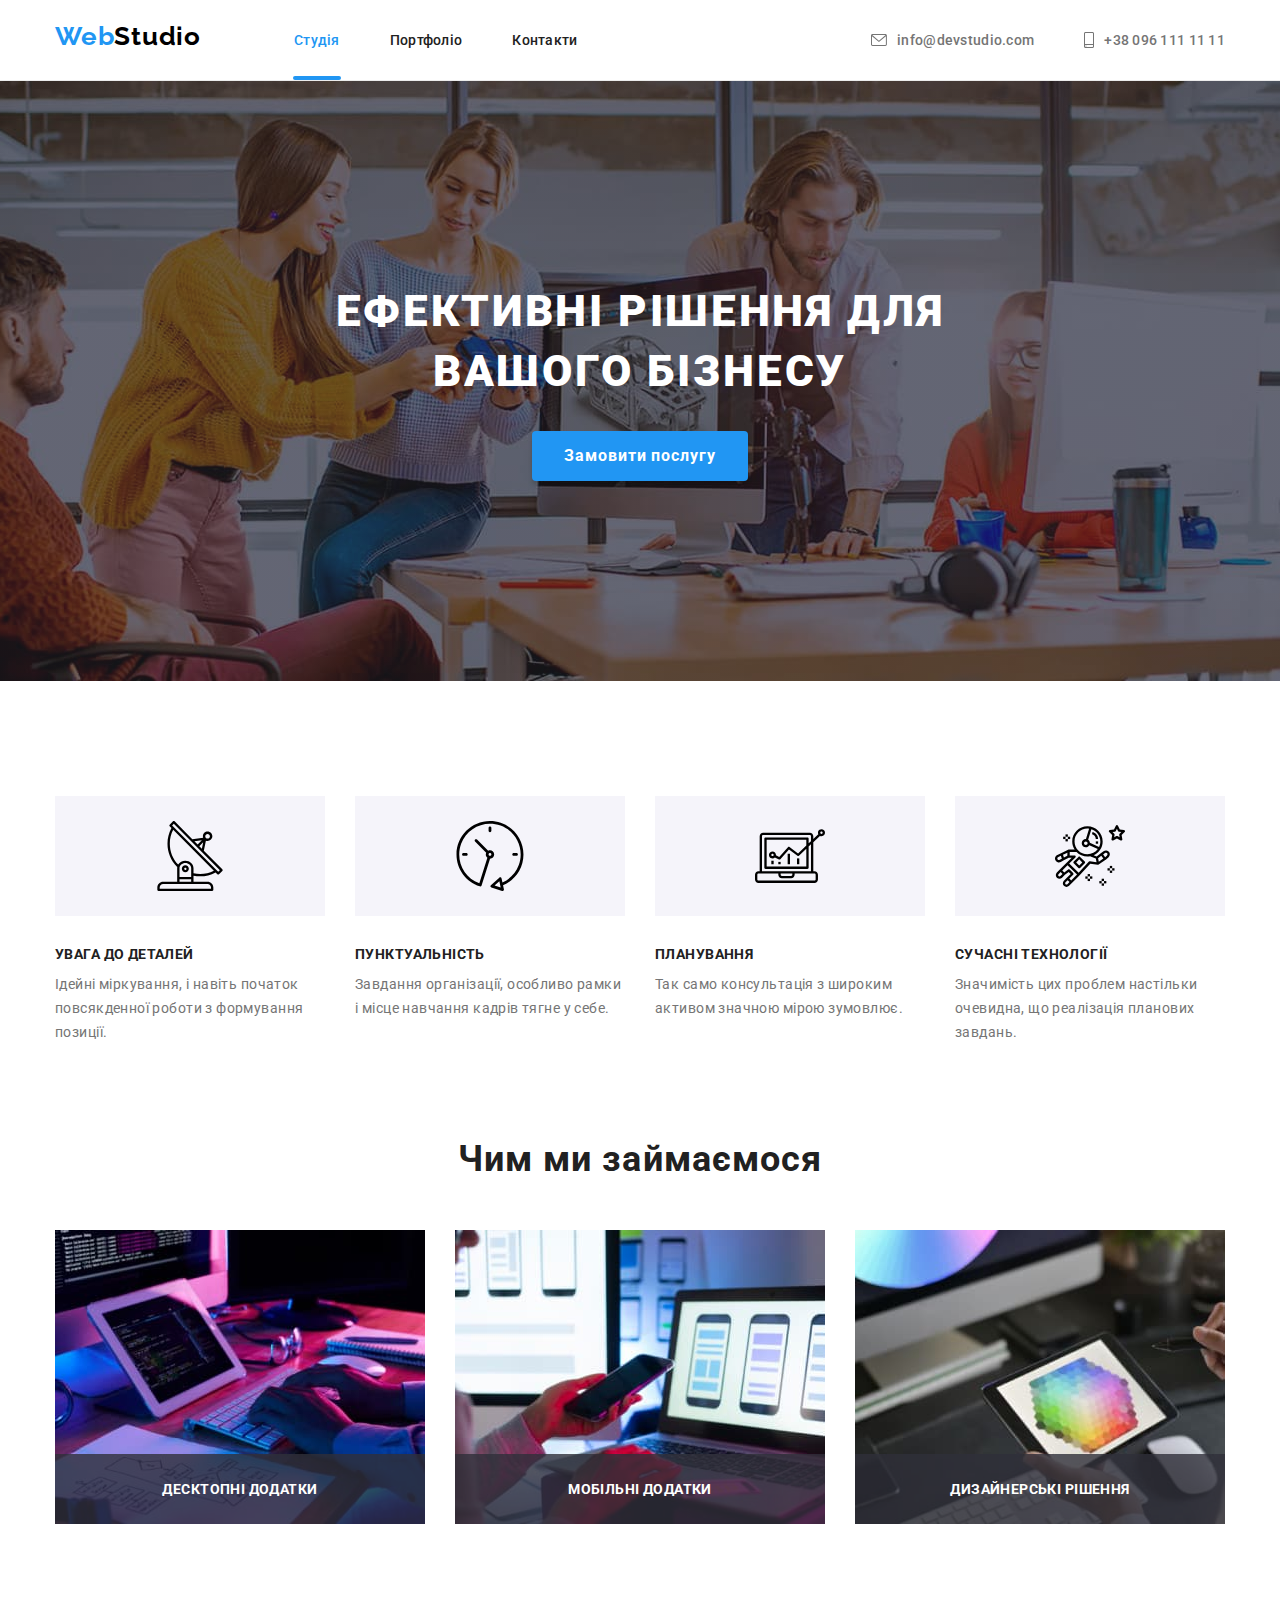
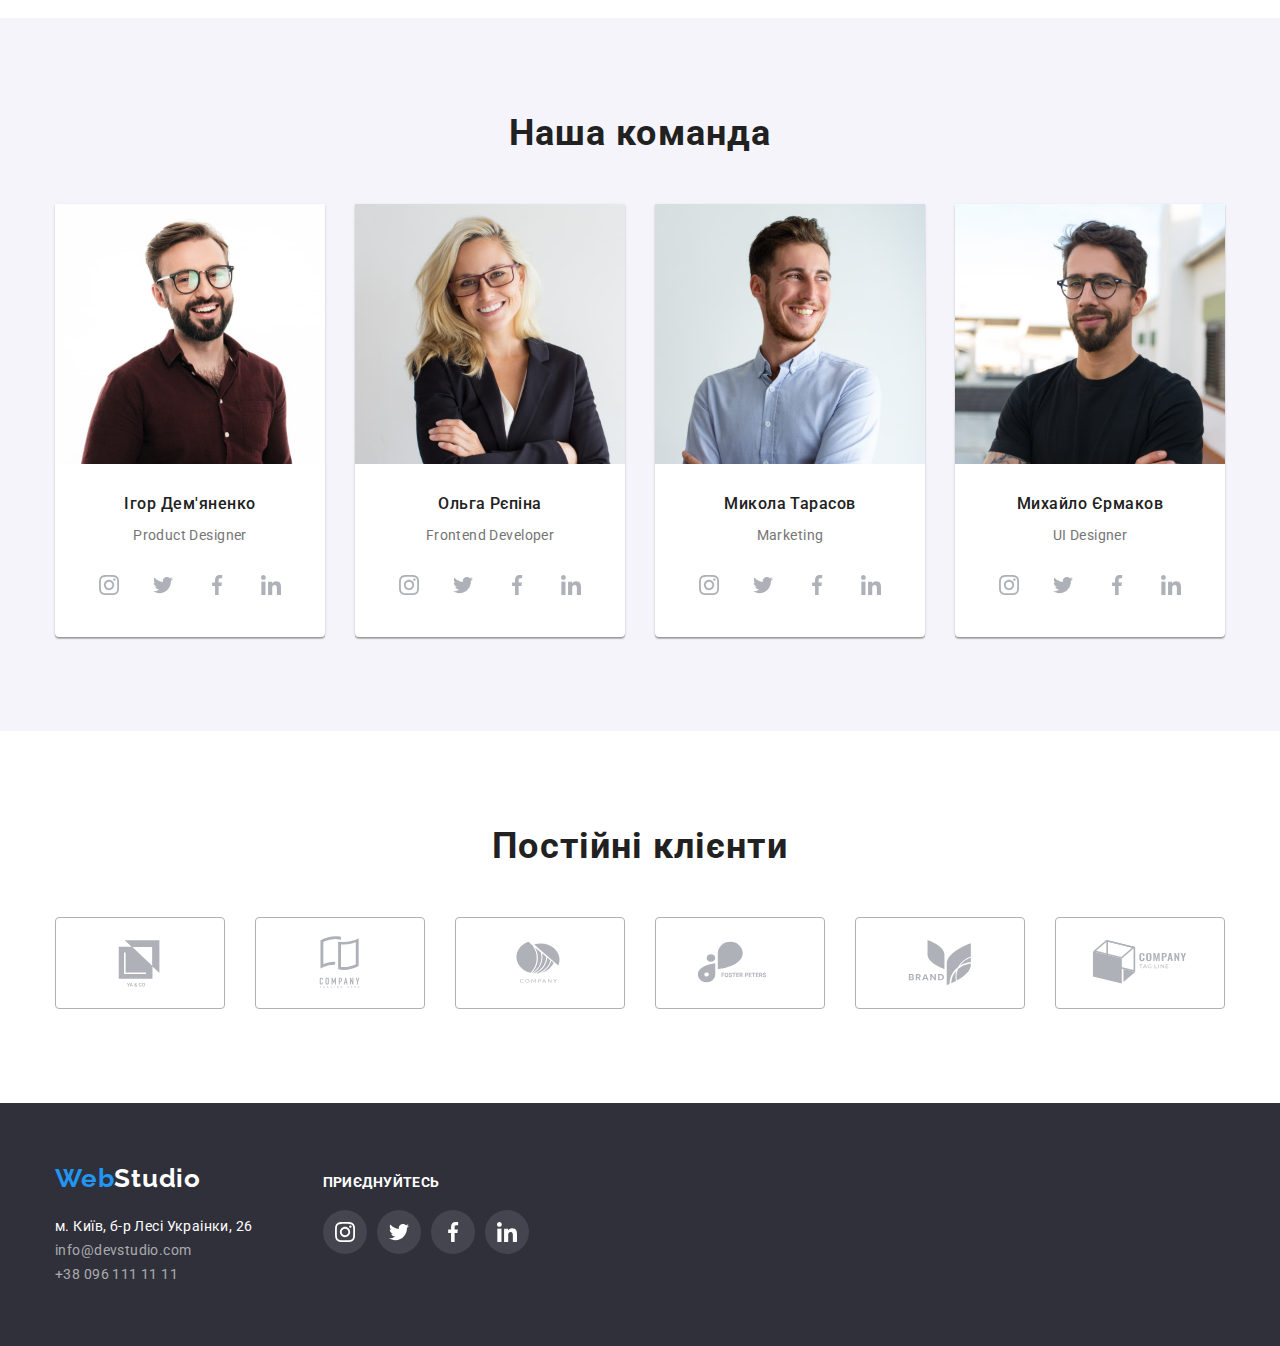
<file: index.html>
<!DOCTYPE html>
<html lang="uk">
  <head>
    <meta charset="UTF-8" />
    <meta http-equiv="X-UA-Compatible" content="IE=edge" />
    <meta name="viewport" content="width=device-width, initial-scale=1.0" />
    <title>WebStudio</title>
    <link rel="stylesheet" href="./css/modern-normalize.css" />
    <link rel="preconnect" href="https://fonts.googleapis.com" />
    <link rel="preconnect" href="https://fonts.gstatic.com" crossorigin />
    <link
      href="https://fonts.googleapis.com/css2?family=Raleway:wght@700&family=Roboto:wght@400;500;700;900&display=swap"
      rel="stylesheet"
    />
    <link rel="stylesheet" href="./css/styles.css" />
  </head>

  <body>
    <!-- HEADER -->
    <header class="header">
      <div class="header-container container">
        <nav class="nav-container">
          <a href="./index.html" class="logo"
            >Web<span class="logo-part">Studio</span></a
          >
          <ul class="list navigation-list">
            <li class="navigation-list-item">
              <a class="navigation-link link current" href="./index.html">Студія</a>
            </li>
            <li class="navigation-list-item">
              <a class="navigation-link link" href="./portfolio.html"
                >Портфоліо</a
              >
            </li class="navigation-list-item">
            <li><a class="navigation-link link" href="#">Контакти</a></li>
          </ul>
        </nav>
        <ul class="navigation-list list">
          <li>
            <a class="contact-link link" href="mailto:info@devstudio.com">
              <svg class="header-icon" width="16" height="12">
                <use href="./images/icons.svg#icon-mail"></use>
              </svg>
              info@devstudio.com</a
            >
          </li>
          <li>
            <a class="contact-link link" href="tel:+380961111111">
              <svg class="header-icon" width="10" height="16">
                <use href="./images/icons.svg#icon-smartphone"></use>
              </svg>
              +38 096 111 11 11
            </a>
          </li>
        </ul>
      </div>
    </header>
    <!-- MAIN -->
    <main>
      <!-- HERO -->
      <section class="hero">
        <div class="container">
          <h1 class="hero-title">Ефективні рішення для вашого бізнесу</h1>
          <button class="hero-button button" type="button" data-modal-open>
            Замовити послугу
          </button>
        </div>
      </section>
      <!-- SPECIALS -->
      <section class="special-container">
        <div class="container">
          <h2 class="hidden-title">Особливості</h2>
          <ul class="special-list list">
            <li class="special-item">
              <div class="icon-box">
                <svg class="special-icon" width="70" height="70">
                  <use href="./images/icons.svg#icon-antenna"></use>
                </svg>
              </div>
              <h3 class="specials-title">Увага до деталей</h3>
              <p class="text">
                Ідейні міркування, і навіть початок повсякденної роботи з
                формування позиції.
              </p>
            </li>
            <li class="special-item">
              <div class="icon-box">
                <svg class="special-icon" width="70" height="70">
                  <use href="./images/icons.svg#icon-clock"></use>
                </svg>
              </div>
              <h3 class="specials-title">Пунктуальність</h3>
              <p class="text">
                Завдання організації, особливо рамки і місце навчання кадрів
                тягне у себе.
              </p>
            </li>
            <li class="special-item">
              <div class="icon-box">
                <svg class="special-icon" width="70" height="70">
                  <use href="./images/icons.svg#icon-diagram"></use>
                </svg>
              </div>
              <h3 class="specials-title">Планування</h3>
              <p class="text">
                Так само консультація з широким активом значною мірою зумовлює.
              </p>
            </li>
            <li class="special-item">
              <div class="icon-box">
                <svg class="special-icon" width="70" height="70">
                  <use href="./images/icons.svg#icon-astronaut"></use>
                </svg>
              </div>
              <h3 class="specials-title">Сучасні технології</h3>
              <p class="text">
                Значимість цих проблем настільки очевидна, що реалізація
                планових завдань.
              </p>
            </li>
          </ul>
        </div>
      </section>
      <!-- CHIM -->
      <section class="chim-container">
        <div class="container">
          <h2 class="section-title">Чим ми займаємося</h2>
          <ul class="chim-list list">
            <li class="chim-items">
              <img
                src="./images/chim1.jpg"
                alt="Програмування"
                width="370"
                height="294"
              />
              <div class="chim-overlay">
                <p class="chim-text">Десктопні додатки</p>
              </div>
            </li>
            <li class="chim-items">
              <img
                src="./images/chim2.jpg"
                alt="Розробка макетів"
                width="370"
                height="294"
              />
              <div class="chim-overlay">
                <p class="chim-text">Мобільні додатки</p>
              </div>
            </li>
            <li class="chim-items">
              <img
                src="./images/chim3.jpg"
                alt="Дизайн"
                width="370"
                height="294"
              />
              <div class="chim-overlay">
                <p class="chim-text">Дизайнерські рішення</p>
              </div>
            </li>
          </ul>
        </div>
      </section>
      <!-- TEAM -->
      <section class="section-team">
        <div class="container">
          <h2 class="section-title">Наша команда</h2>
          <ul class="team-list list">
            <li class="team-item">
              <img
                src="./images/igor.jpg"
                alt="photo-igor"
                width="270"
                height="260"
              />
              <div class="team-text-item">
                <h3 class="team-title">Ігор Дем'яненко</h3>
                <p class="text-team" lang="en">Product Designer</p>
                <ul class="team-link list">
                  <li class="team-list-item">
                    <a
                      class="team-link-item"
                      href="https://www.instagram.com/"
                      target="_blank"
                      rel="noopener noreferrer"
                    >
                      <svg class="social-icon" width="20" height="20">
                        <use href="./images/icons.svg#icon-instagram"></use>
                      </svg>
                    </a>
                  </li>
                  <li class="team-list-item">
                    <a
                      class="team-link-item"
                      href="https://twitter.com/"
                      target="_blank"
                      rel="noopener noreferrer"
                    >
                      <svg class="social-icon" width="20" height="20">
                        <use href="./images/icons.svg#icon-twitter"></use>
                      </svg>
                    </a>
                  </li>
                  <li class="team-list-item">
                    <a
                      class="team-link-item"
                      href="https://www.facebook.com/"
                      target="_blank"
                      rel="noopener noreferrer"
                    >
                      <svg class="social-icon" width="20" height="20">
                        <use href="./images/icons.svg#icon-facebook"></use></svg>
                    </a>
                  </li>
                  <li class="team-list-item">
                    <a
                      class="team-link-item"
                      href="https://www.linkedin.com/"
                      target="_blank"
                      rel="noopener noreferrer"
                    >
                      <svg class="social-icon" width="20" height="20">
                        <use href="./images/icons.svg#icon-linkedin"></use>
                      </svg>
                    </a>
                  </li>
                </ul>
              </div>
            </li>
            <li class="team-item">
              <img
                src="./images/olga.jpg"
                alt="photo-olga"
                width="270"
                height="260"
              />
              <div class="team-text-item">
                <h3 class="team-title">Ольга Рєпіна</h3>
                <p class="text-team" lang="en">Frontend Developer</p>
                <ul class="team-link list">
                  <li class="team-list-item">
                    <a
                      class="team-link-item"
                      href="https://www.instagram.com/"
                      target="_blank"
                      rel="noopener noreferrer"
                    >
                      <svg class="social-icon" width="20" height="20">
                        <use href="./images/icons.svg#icon-instagram"></use>
                      </svg>
                    </a>
                  </li>
                  <li class="team-list-item">
                    <a
                      class="team-link-item"
                      href="https://twitter.com/"
                      target="_blank"
                      rel="noopener noreferrer"
                    >
                      <svg class="social-icon" width="20" height="20">
                        <use href="./images/icons.svg#icon-twitter"></use>
                      </svg>
                    </a>
                  </li>
                  <li class="team-list-item">
                    <a
                      class="team-link-item"
                      href="https://www.facebook.com/"
                      target="_blank"
                      rel="noopener noreferrer"
                    >
                      <svg class="social-icon" width="20" height="20">
                        <use href="./images/icons.svg#icon-facebook"></use></svg>
                    </a>
                  </li>
                  <li class="team-list-item">
                    <a
                      class="team-link-item"
                      href="https://www.linkedin.com/"
                      target="_blank"
                      rel="noopener noreferrer"
                    >
                      <svg class="social-icon" width="20" height="20">
                        <use href="./images/icons.svg#icon-linkedin"></use>
                      </svg>
                    </a>
                  </li>
                </ul>
              </div>
            </li>
            <li class="team-item">
              <img
                src="./images/mykola.jpg"
                alt="photo-mykola"
                width="270"
                height="260"
              />
              <div class="team-text-item">
                <h3 class="team-title">Микола Тарасов</h3>
                <p class="text-team" lang="en">Marketing</p>
                <ul class="team-link list">
                  <li class="team-list-item">
                    <a
                      class="team-link-item"
                      href="https://www.instagram.com/"
                      target="_blank"
                      rel="noopener noreferrer"
                    >
                      <svg class="social-icon" width="20" height="20">
                        <use href="./images/icons.svg#icon-instagram"></use>
                      </svg>
                    </a>
                  </li>
                  <li class="team-list-item">
                    <a
                      class="team-link-item"
                      href="https://twitter.com/"
                      target="_blank"
                      rel="noopener noreferrer"
                    >
                      <svg class="social-icon" width="20" height="20">
                        <use href="./images/icons.svg#icon-twitter"></use>
                      </svg>
                    </a>
                  </li>
                  <li class="team-list-item">
                    <a
                      class="team-link-item"
                      href="https://www.facebook.com/"
                      target="_blank"
                      rel="noopener noreferrer"
                    >
                      <svg class="social-icon" width="20" height="20">
                        <use href="./images/icons.svg#icon-facebook"></use>
                      </svg>
                    </a>
                  </li>
                  <li class="team-list-item">
                    <a
                      class="team-link-item"
                      href="https://www.linkedin.com/"
                      target="_blank"
                      rel="noopener noreferrer"
                    >
                      <svg class="social-icon" width="20" height="20">
                        <use href="./images/icons.svg#icon-linkedin"></use>
                      </svg>
                    </a>
                  </li>
                </ul>
              </div>
            </li>
            <li class="team-item">
              <img
                src="./images/mykhailo.jpg"
                alt="photo-mykhailo"
                width="270"
                height="260"
              />
              <div class="team-text-item">
                <h3 class="team-title">Михайло Єрмаков</h3>
                <p class="text-team" lang="en">UI Designer</p>
                <ul class="team-link list">
                  <li class="team-list-item">
                    <a
                      class="team-link-item"
                      href="https://www.instagram.com/"
                      target="_blank"
                      rel="noopener noreferrer"
                    >
                      <svg class="social-icon" width="20" height="20">
                        <use href="./images/icons.svg#icon-instagram"></use>
                      </svg>
                    </a>
                  </li>
                  <li class="team-list-item">
                    <a
                      class="team-link-item"
                      href="https://twitter.com/"
                      target="_blank"
                      rel="noopener noreferrer"
                    >
                      <svg class="social-icon" width="20" height="20">
                        <use href="./images/icons.svg#icon-twitter"></use>
                      </svg>
                    </a>
                  </li>
                  <li class="team-list-item">
                    <a
                      class="team-link-item"
                      href="https://www.facebook.com/"
                      target="_blank"
                      rel="noopener noreferrer"
                    >
                      <svg class="social-icon" width="20" height="20">
                        <use href="./images/icons.svg#icon-facebook"></use>
                      </svg>
                    </a>
                  </li>
                  <li class="team-list-item">
                    <a
                      class="team-link-item"
                      href="https://www.linkedin.com/"
                      target="_blank"
                      rel="noopener noreferrer"
                    >
                      <svg class="social-icon" width="20" height="20">
                        <use href="./images/icons.svg#icon-linkedin"></use>
                      </svg>
                    </a>
                  </li>
                </ul>
              </div>
            </li>
          </ul>
        </div>
      </section>
      <!-- Postiyni Clienty -->
      <section class="clients-container">
        <div class="container">
          <h2 class="section-title">Постійні клієнти</h2>
          <ul class="clients-list list">
            <li class="clients">
              <a
                class="clients-link-item"
                href="#"
                target="_blank"
                rel="noopener noreferrer"
              >
                <svg class="clients-item" width="106" height="60">
                  <use href="./images/icons.svg#icon-logo1"></use>
                </svg>
              </a>
            </li>
            <li class="clients">
              <a
                class="clients-link-item"
                href="#"
                target="_blank"
                rel="noopener noreferrer"
                ><svg class="clients-icon" width="106" height="60">
                  <use href="./images/icons.svg#icon-logo2"></use>
                </svg>
              </a>
            </li>
            <li class="clients">
              <a
                class="clients-link-item"
                href="#"
                target="_blank"
                rel="noopener noreferrer"
                ><svg class="clients-icon" width="106" height="92">
                  <use href="./images/icons.svg#icon-logo3"></use>
                </svg>
              </a>
            </li>
            <li class="clients">
              <a
                class="clients-link-item"
                href="#"
                target="_blank"
                rel="noopener noreferrer"
                ><svg class="clients-icon" width="106" height="92">
                  <use href="./images/icons.svg#icon-logo4"></use>
                </svg>
              </a>
            </li>
            <li class="clients">
              <a
                class="clients-link-item"
                href="#"
                target="_blank"
                rel="noopener noreferrer"
                ><svg class="clients-icon" width="106" height="92">
                  <use href="./images/icons.svg#icon-logo5"></use>
                </svg>
              </a>
            </li>
            <li class="clients">
              <a
                class="clients-link-item"
                href="#"
                target="_blank"
                rel="noopener noreferrer"
                ><svg class="clients-icon" width="106" height="92">
                  <use href="./images/icons.svg#icon-logo6"></use>
                </svg>
              </a>
            </li>
          </ul>
        </div>
      </section>
    </main>
    <!-- FOOTER -->
    <footer class="footer-main">
      <div class="footer-container container">
        <div class="adress-links">
          <a href="./index.html" class="logo"
            >Web<span class="logo-footer">Studio</span></a
          >
          <address class="footer-stile">
            <ul class="list">
              <li>
                <a
                  class="footer-address link"
                  href="https://goo.gl/maps/CPtrU1FHBa2aNyZL9"
                  target="_blank"
                  rel="noopener noreferrer nofollow"
                  >м. Київ, б-р Лесі Украінки, 26</a
                >
              </li>
              <li>
                <a class="footer-link link" href="mailto:info@devstudio.com"
                  >info@devstudio.com</a
                >
              </li>
              <li>
                <a class="footer-link link" href="tel:+380961111111"
                  >+38 096 111 11 11</a
                >
              </li>
            </ul>
          </address>
        </div>
        <div class="footer-links">
          <p class="footer-text">Приєднуйтесь</p>
          <ul class="footer-list list">
            <li class="footer-list-item">
              <a
                class="footer-link-item"
                href="https://www.instagram.com/"
                target="_blank"
                rel="noopener noreferrer"
              >
                <svg class="footer-icon" width="20" height="20">
                  <use href="./images/icons.svg#icon-instagram"></use>
                </svg>
              </a>
            </li>
            <li class="footer-list-item">
              <a
                class="footer-link-item"
                href="https://twitter.com/"
                target="_blank"
                rel="noopener noreferrer"
              >
                <svg class="footer-icon" width="20" height="20">
                  <use href="./images/icons.svg#icon-twitter"></use></svg>
              </a>
            </li>
            <li class="footer-list-item">
              <a
                class="footer-link-item"
                href="https://www.facebook.com/"
                target="_blank"
                rel="noopener noreferrer"
              >
                <svg class="footer-icon" width="20" height="20">
                  <use href="./images/icons.svg#icon-facebook"></use>
                </svg>
              </a>
            </li>
            <li class="footer-list-item">
              <a
                class="footer-link-item"
                href="https://www.linkedin.com/"
                target="_blank"
                rel="noopener noreferrer"
              >
                <svg class="footer-icon" width="20" height="20">
                  <use href="./images/icons.svg#icon-linkedin"></use>
                </svg>
              </a>
            </li>
          </ul>
        </div>
      </div>
    </footer>
    <!-- MODAL WINDOW -->
<div class="backdrop is-hidden" data-modal>
  <div class="modal">
    <button class="modal-btn" data-modal-close>
      <svg class="modal-icon" width="18px" height="18px">
        <use href="./images/icons.svg#icon-close"></use>
      </svg>
    </button>
  </div>
</div>
<script src="./js/modal.js"></script>
  </body>
</html>
</file>
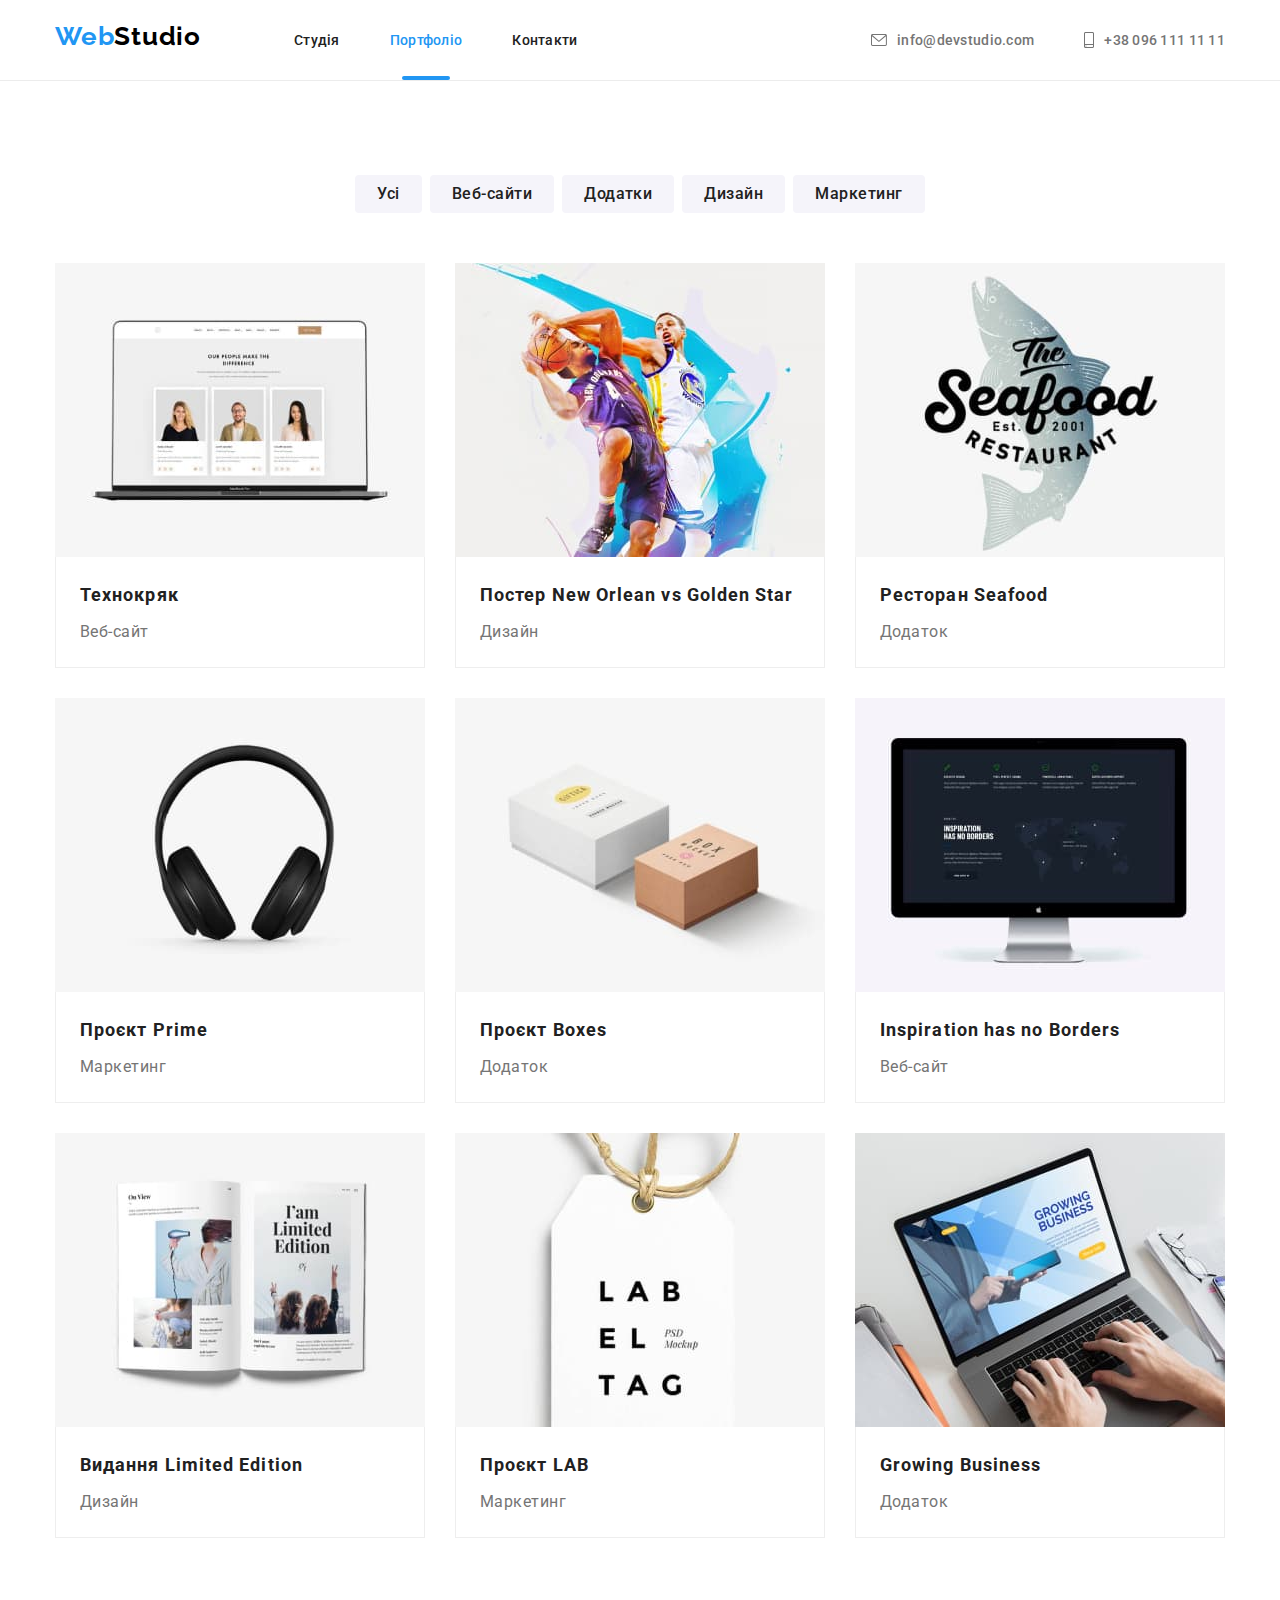
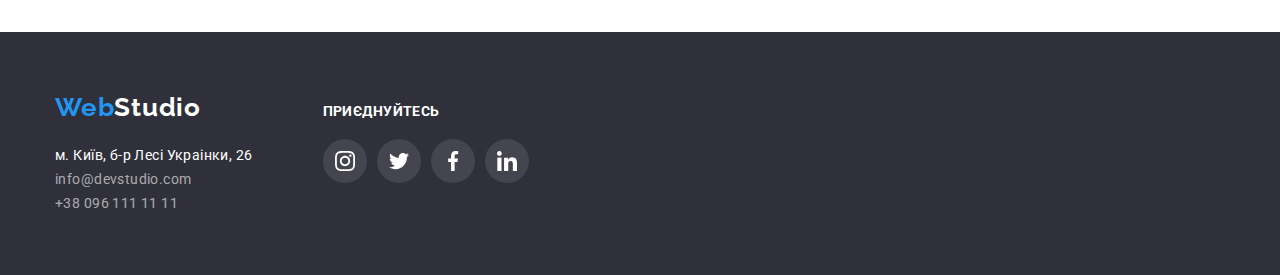
<file: portfolio.html>
<!DOCTYPE html>
<html lang="uk">
  <head>
    <meta charset="UTF-8" />
    <meta http-equiv="X-UA-Compatible" content="IE=edge" />
    <meta name="viewport" content="width=device-width, initial-scale=1.0" />
    <title>WebStudio</title>
    <link rel="stylesheet" href="./css/modern-normalize.css">
    <link rel="preconnect" href="https://fonts.googleapis.com" />
    <link rel="preconnect" href="https://fonts.gstatic.com" crossorigin />
    <link
      href="https://fonts.googleapis.com/css2?family=Raleway:wght@700&family=Roboto:wght@400;500;700;900&display=swap"
      rel="stylesheet"
    />
    <link rel="stylesheet" href="./css/styles.css" />
  </head>
  <body>
    <!-- HEADER -->
    <header class="header">
      <div class="header-container container">
        <nav class="nav-container">
          <a href="./index.html" class="logo"
            >Web<span class="logo-part">Studio</span></a
          >
          <ul class="list navigation-list">
            <li class="navigation-list-item">
              <a class="navigation-link link" href="./index.html">Студія</a>
            </li>
            <li class="navigation-list-item">
              <a class="navigation-link link current" href="./portfolio.html"
                >Портфоліо</a
              >
            </li class="navigation-list-item">
            <li><a class="navigation-link link" href="#">Контакти</a></li>
          </ul>
        </nav>
        <ul class="navigation-list list">
          <li>
            <a class="contact-link link" href="mailto:info@devstudio.com">
              <svg class="header-icon" width="16" height="12">
                <use href="./images/icons.svg#icon-mail"></use>
              </svg>
              info@devstudio.com</a
            >
          </li>
          <li>
            <a class="contact-link link" href="tel:+380961111111">
              <svg class="header-icon" width="10" height="16">
                <use href="./images/icons.svg#icon-smartphone"></use>
              </svg>
              +38 096 111 11 11
            </a>
          </li>
        </ul>
      </div>
    </header>
    <!-- MAIN -->
    <main>
      <!-- PORTFOLIO -->
      <section class="portfolio-container">
        <div class=" container">
          <h1 class="hidden-title">portfolio</h1>
        <ul class="btn-list list">
          <li class="btn-item">
            <button class="portfolio-button button" type="button">Усі</button>
          </li>
          <li class="btn-item">
            <button class="portfolio-button button" type="button">Веб-сайти</button>
          </li>
          <li class="btn-item">
            <button class="portfolio-button button" type="button">Додатки</button>
          </li>
          <li class="btn-item">
            <button class="portfolio-button button" type="button">Дизайн</button>
          </li>
          <li class="btn-item">
            <button class="portfolio-button button" type="button">Маркетинг</button>
          </li>
        </ul>
        <ul class="portfolio-list list">
          <li class="portfolio-link-item">
            <a class="portfolio-link link" href="">
              <div class="portfolio-thumb">
                <img
                src="./images/technokryak.jpg"
                alt="technokryak"
                width="370"
                height="294"
              />
              <div class="portfolio-overlay">
                <p>Ресурс пропонує комплексні пропозиції з різним рівнем функціоналу та сервісів. Все це дозволить відвідувачу отримати вичерпні відомості про компанію чи приватну особу.</p>
              </div>
              </div>
              <div class="portfolio-item">
                <h2 class="portfolio-title">Технокряк</h2>
              <p class="portfolio-text">Веб-сайт</p>
              </div>
            </a>
          </li>
          <li class="portfolio-link-item">
            <a class="portfolio-link link" href="">
              <div class="portfolio-thumb">
              <img
                src="./images/star.jpg"
                alt="poster"
                width="370"
                height="294"
              />
              <div class="portfolio-overlay">
                <p>Ресурс пропонує комплексні пропозиції з різним рівнем функціоналу та сервісів. Все це дозволить відвідувачу отримати вичерпні відомості про компанію чи приватну особу.</p>
              </div>
            </div>
              <div class="portfolio-item">
              <h2 class="portfolio-title">Постер <span lang="en">New Orlean vs Golden Star</span></h2>
              <p class="portfolio-text">Дизайн</p>
            </div>
            </a>
          </li>
          <li class="portfolio-link-item">
            <a class="portfolio-link link" href="">
              <div class="portfolio-thumb">
              <img
                src="./images/seafood.jpg"
                alt="seafood"
                width="370"
                height="294"
              />
              <div class="portfolio-overlay">
                <p>Ресурс пропонує комплексні пропозиції з різним рівнем функціоналу та сервісів. Все це дозволить відвідувачу отримати вичерпні відомості про компанію чи приватну особу.</p>
              </div>
            </div>
              <div class="portfolio-item">
              <h2 class="portfolio-title">Ресторан <span lang="en">Seafood</span></h2>
              <p class="portfolio-text">Додаток</p>
            </div>
            </a>
          </li>
          <li class="portfolio-link-item">
            <a class="portfolio-link link" href="">
              <div class="portfolio-thumb">
              <img
                src="./images/prime.jpg"
                alt="earphones"
                width="370"
                height="294"
              />
              <div class="portfolio-overlay">
                <p>Ресурс пропонує комплексні пропозиції з різним рівнем функціоналу та сервісів. Все це дозволить відвідувачу отримати вичерпні відомості про компанію чи приватну особу.</p>
              </div>
            </div>
              <div class="portfolio-item">
              <h2 class="portfolio-title">Проєкт <span lang="en">Prime</span></h2>
              <p class="portfolio-text">Маркетинг</p>
            </div>
            </a>
          </li>
          <li class="portfolio-link-item">
            <a class="portfolio-link link" href="">
              <div class="portfolio-thumb">
              <img
                src="./images/boxes.jpg"
                alt="boxes"
                width="370"
                height="294"
              />
              <div class="portfolio-overlay">
                <p>Ресурс пропонує комплексні пропозиції з різним рівнем функціоналу та сервісів. Все це дозволить відвідувачу отримати вичерпні відомості про компанію чи приватну особу.</p>
              </div>
            </div>
              <div class="portfolio-item">
              <h2 class="portfolio-title">Проєкт <span lang="en">Boxes</span></h2>
              <p class="portfolio-text">Додаток</p>
            </div>
            </a>
          </li>
          <li class="portfolio-link-item">
            <a class="portfolio-link link" href="">
              <div class="portfolio-thumb">
              <img
                src="./images/inspiration.jpg"
                alt="site"
                width="370"
                height="294"
              />
              <div class="portfolio-overlay">
                <p>Ресурс пропонує комплексні пропозиції з різним рівнем функціоналу та сервісів. Все це дозволить відвідувачу отримати вичерпні відомості про компанію чи приватну особу.</p>
              </div>
            </div>
              <div class="portfolio-item">
              <h2 class="portfolio-title"><span lang="en">Inspiration has no Borders</span></h2>
              <p class="portfolio-text">Веб-сайт</p>
            </div>
            </a>
          </li>
          <li class="portfolio-link-item">
            <a class="portfolio-link link" href="">
              <div class="portfolio-thumb">
              <img
                src="./images/vydannya.jpg"
                alt="book"
                width="370"
                height="294"
              />
              <div class="portfolio-overlay">
                <p>Ресурс пропонує комплексні пропозиції з різним рівнем функціоналу та сервісів. Все це дозволить відвідувачу отримати вичерпні відомості про компанію чи приватну особу.</p>
              </div>
            </div>
              <div class="portfolio-item">
              <h2 class="portfolio-title">Видання <span lang="en">Limited Edition</span></h2>
              <p class="portfolio-text">Дизайн</p>
            </div>
            </a>
          </li>
          <li class="portfolio-link-item">
            <a class="portfolio-link link" href="">
              <div class="portfolio-thumb">
              <img
                src="./images/label.jpg"
                alt="label"
                width="370"
                height="294"
              />
              <div class="portfolio-overlay">
                <p>Ресурс пропонує комплексні пропозиції з різним рівнем функціоналу та сервісів. Все це дозволить відвідувачу отримати вичерпні відомості про компанію чи приватну особу.</p>
              </div>
            </div>
              <div class="portfolio-item">
              <h2 class="portfolio-title">Проєкт <span lang="en">LAB</span></h2>
              <p class="portfolio-text">Маркетинг</p>
            </div>
            </a>
          </li>
          <li class="portfolio-link-item">
            <a class="portfolio-link link" href="">
              <div class="portfolio-thumb">
              <img
                src="./images/growing.jpg"
                alt="Business"
                width="370"
                height="294"
              />
              <div class="portfolio-overlay">
                <p>Ресурс пропонує комплексні пропозиції з різним рівнем функціоналу та сервісів. Все це дозволить відвідувачу отримати вичерпні відомості про компанію чи приватну особу.</p>
              </div>
            </div>
              <div class="portfolio-item">
              <h2 class="portfolio-title"><span lang="en">Growing Business</span></h2>
              <p class="portfolio-text">Додаток</p>
            </div>
            </a>
          </li>
        </ul>
        </div>
      </section>
    </main>
    <!-- FOOTER -->
    <footer class="footer-main">
      <div class="footer-container container">
        <div class="adress-links">
        <a href="./index.html" class="logo">Web<span class="logo-footer">Studio</span></a>
        <address class="footer-stile">
          <ul class="list">
            <li>
              <a class="footer-address link" href="https://goo.gl/maps/CPtrU1FHBa2aNyZL9" target="_blank"
                rel="noopener noreferrer nofollow">м. Київ, б-р Лесі Украінки, 26</a>
            </li>
            <li>
              <a class="footer-link link" href="mailto:info@devstudio.com">info@devstudio.com</a>
            </li>
            <li>
              <a class="footer-link link" href="tel:+380961111111">+38 096 111 11 11</a>
            </li>
          </ul>
        </address>
      </div>
        <div class="footer-links">
          <p class="footer-text">Приєднуйтесь</p>
          <ul class="footer-list list">
            <li class="footer-list-item">
              <a class="footer-link-item" href="https://www.instagram.com/" target="_blank" rel="noopener noreferrer">
                <svg class="footer-icon" width="20" height="20">
                  <use href="./images/icons.svg#icon-instagram"></use>
                </svg>
              </a>
            </li>
            <li class="footer-list-item">
              <a class="footer-link-item" href="https://twitter.com/" target="_blank" rel="noopener noreferrer">
                <svg class="footer-icon" width="20" height="20">
                  <use href="./images/icons.svg#icon-twitter"></use>
                </svg></a>
            </li>
            <li class="footer-list-item">
              <a class="footer-link-item" href="https://www.facebook.com/" target="_blank" rel="noopener noreferrer">
                <svg class="footer-icon" width="20" height="20">
                  <use href="./images/icons.svg#icon-facebook"></use>
                </svg>
              </a>
            </li>
            <li class="footer-list-item">
              <a class="footer-link-item" href="https://www.linkedin.com/" target="_blank" rel="noopener noreferrer">
                <svg class="footer-icon" width="20" height="20">
                  <use href="./images/icons.svg#icon-linkedin"></use>
                </svg>
              </a>
            </li>
          </ul>
        </div>
      </div>
    </footer>
  </body>
</html>
</file>
<file: css/styles.css>
:root {
  --primary-text-color: #757575;
  --secondary-text-color: #212121;
  --third-text-color: #2196f3;
  --primary-background-color: #f5f5f5;
  --secondary-background-color: #f5f4fa;
  --third-background-color: #2f303a;
  --white-color: #ffffff;
  --button-active-color: #188ce8;
  --black-color: #000000;
  --icons-background-color: #afb1b8;
  --anim-main: 250ms cubic-bezier(0.4, 0, 0.2, 1);

}

/* reset start */
h1,
h2,
h3,
h4,
h5,
h6,
p {
  margin: 0;
}

.link {
  text-decoration: none;
  color: currentColor;
}

.list {
  list-style: none;
  margin: 0;
  padding: 0;
}

img {
  display: block;
}
/* reset end */

body {
  font-family: "Roboto", "Arial", sans-serif;
}

.container {
  width: 1200px;
  padding-right: 15px;
  padding-left: 15px;
  margin-left: auto;
  margin-right: auto;

  /* outline: 2px solid red;
    outline-offset: -2px; */
}

/* HEADER */

.header-container {
  display: flex;
  justify-content: space-between;
  align-items: center;
}

.nav-container {
  display: flex;
  align-items: baseline;
}
.navigation-list {
  display: flex;
  align-items: center;
  gap: 50px;
}

.logo {
  display: inline-block;
  font-family: "Raleway", "Arial", sans-serif;
  font-weight: 700;
  font-size: 26px;
  line-height: calc(31 / 26);
  letter-spacing: 0.03em;
  color: var(--third-text-color);
  text-decoration: none;
  margin-right: 93px;
}
.logo-part {
  color: var(--black-color);
}

.navigation-link {
  display: block;
  font-weight: 500;
  font-size: 14px;
  line-height: calc(16 / 14);
  letter-spacing: 0.02em;
  padding: 32px 0;
  color: var(--secondary-text-color);

  transition: color var(--anim-main);
}

.navigation-link:hover,
.navigation-link:focus {
  color: var(--third-text-color);
}

.navigation-list-item {
  position: relative;
}


.navigation-link.current {
  color: var(--third-text-color);
}

.navigation-link.current::after {
  content: '';
  position: absolute;
  left: 50%;
  bottom: 0;
  transform: translate(-50%);
  display: block;
  width: 48px;
  height: 4px;
  background: var(--third-text-color);
  border-radius: 2px;
}

.contact-link {
  display: flex;
  justify-content: center;
  align-items: center;
  gap: 10px;
  font-weight: 500;
  font-size: 14px;
  line-height: calc(16 / 14);
  letter-spacing: 0.02em;
  padding: 32px 0;
  color: var(--primary-text-color);

  transition: color var(--anim-main);
}

.contact-link:hover,
.contact-link:focus {
  color: var(--third-text-color);
}

.header-icon {
  fill: currentColor;
}

.header {
  border-bottom: 1px solid #ececec;
}

/* MAIN */
/* HERO */

/* temp background: */
.hero {
  max-width: 1600px;
  height: 600px;
  margin: 0 auto;
  background-color: #C4C4C4;
  background-image: linear-gradient( rgba(47, 48, 58, 0.4), rgba(47, 48, 58, 0.4)),
  url(../images/hero.jpg);
  background-position: center;
  padding-top: 200px;
  padding-bottom: 200px;
}

.hero-title {
  font-weight: 900;
  font-size: 44px;
  line-height: calc(60 / 44);
  letter-spacing: 0.06em;
  text-transform: uppercase;
  text-align: center;
  width: 696px;
  margin: auto;
  color: var(--white-color);
  margin-bottom: 30px;
}

.hero-button {
  display: block;
  font-family: inherit;
  font-weight: 700;
  font-size: 16px;
  line-height: calc(30 / 16);
  letter-spacing: 0.06em;
  color: var(--white-color);
  background-color: var(--third-text-color);
  border: none;
  border-radius: 4px;
  box-shadow: 0px 4px 4px rgba(0, 0, 0, 0.15);
  cursor: pointer;
  margin: 0 auto;
  padding: 10px 32px;

  transition: background-color var(--anim-main);
}

.button:hover,
.button:focus {
  background-color: var(--button-active-color);
}

/* SPECIALS */

.special-container {
  padding-top: 115px;
  padding-bottom: 94px;
}

.special-list {
  display: flex;
  justify-content: space-between;
}

.special-item:not(:last-child) {
  margin-right: 30px;
}

.hidden-title {
  position: absolute;
  white-space: nowrap;
  width: 1px;
  height: 1px;
  overflow: hidden;
  border: 0;
  padding: 0;
  clip: rect(0 0 0 0);
  clip-path: inset(50%);
  margin: -1px;
}

.icon-box {
  display: flex;
  justify-content: center;
  align-items: center;
  width: 270px;
  height: 120px;
  background-color: var(--secondary-background-color);
  margin-bottom: 30px;
}

.specials-title {
  font-weight: 700;
  font-size: 14px;
  line-height: calc(16 / 14);
  letter-spacing: 0.03em;
  text-transform: uppercase;
  color: var(--secondary-text-color);
  margin-bottom: 10px;
}

.text {
  width: 270px;
  font-size: 14px;
  line-height: calc(24 / 14);
  letter-spacing: 0.03em;
  color: var(--primary-text-color);
}

/* CHIM */

.chim-container {
  padding-bottom: 94px;
}

.section-title {
  font-weight: 700;
  font-size: 36px;
  line-height: calc(42 / 36);
  letter-spacing: 0.03em;
  text-align: center;
  color: var(--secondary-text-color);
  margin-bottom: 50px;
}

.chim-list {
  display: flex;
  text-align: center;
  justify-content: space-between;
}

.chim-items:not(:last-child) {
  margin-right: 30px;
}

.chim-items {
  position: relative;
}

.chim-overlay {
  position: absolute;
  bottom: 0;
  width: 100%;
  padding: 27px 15px;
  background-color: rgba(47, 48, 58, 0.8);
   
}

.chim-text {
  text-align: center;
  font-weight: 700;
  font-size: 14px;
  line-height: calc(16 / 14);
  letter-spacing: 0.03em;
  text-transform: uppercase;
  color: var(--white-color);
}


/* TEAM */

.section-team {
  background-color: var(--secondary-background-color);
  padding-top: 94px;
  padding-bottom: 94px;
}

.team-list {
  display: flex;
  justify-content: space-between;
  gap: 30px;
}

.team-title {
  font-weight: 500;
  font-size: 16px;
  line-height: calc(19 / 16);
  letter-spacing: 0.03em;
  color: var(--secondary-text-color);
  margin-bottom: 10px;
}

.team-item {
  text-align: center;
  background: #ffffff;
  box-shadow: 0px 1px 3px rgba(0, 0, 0, 0.12), 0px 1px 1px rgba(0, 0, 0, 0.14),
    0px 2px 1px rgba(0, 0, 0, 0.2);
  border-radius: 0px 0px 4px 4px;
}

.team-text-item {
  padding: 30px 15px;
}

.team-link {
  display: flex;
  justify-content: center;
  align-items: center;
}

.team-link-item {
  display: flex;
  justify-content: center;
  align-items: center;
  width: 44px;
  height: 44px;
  border-radius: 50%;
  background-color: var(--white-color);

  transition: background-color var(--anim-main);
}

.team-list-item:not(:last-child) {
  margin-right: 10px;
}

.social-icon {
  fill: var(--icons-background-color);

  transition: fill var(--anim-main);
}

.team-link-item:hover .social-icon,
.team-link-item:focus .social-icon {
  fill: var(--white-color);
}

.team-link-item:hover,
.team-link-item:focus {
  background-color: var(--third-text-color);
}

.text-team {
  font-size: 14px;
  line-height: calc(24 / 14);
  letter-spacing: 0.03em;
  color: var(--primary-text-color);
  margin-bottom: 16px;
}

/* Postiyni Clienty */

.clients-container {
  padding-top: 94px;
  padding-bottom: 94px;
}

.clients-list {
display: flex;
justify-content: space-between;
align-items: center;
gap: 30px;
}

.clients-link-item {
  display: flex;
  justify-content: center;
  align-items: center;
  width: 170px;
  height: 92px;
  border: 1px solid var(--icons-background-color);
  border-radius: 4px;
  fill:var(--icons-background-color);

  transition: fill var(--anim-main),
  border var(--anim-main);
}
 
.clients-link-item:hover,
.clients-link-item:focus {
  fill: var(--third-text-color);
  border: 1px solid var(--third-text-color);
}

/* FOOTER */
.footer-main {
  padding-top: 60px;
  padding-bottom: 60px;
  background-color: var(--third-background-color);
}

.footer-container {
  display: flex;
  justify-content: left;
  align-items: baseline;
}

.logo-footer {
  color: var(--white-color);
}

.footer-stile {
  font-style: normal;
  margin-top: 20px;
  margin-right: 70px;
}

.footer-address {
  font-size: 14px;
  line-height: calc(24 / 14);
  letter-spacing: 0.03em;
  margin-bottom: 9px;
  color: var(--white-color);

  transition: color var(--anim-main);
}

.footer-address:hover,
.footer-address:focus {
  color: var(--third-text-color);
}

.footer-link {
  font-size: 14px;
  line-height: calc(24 / 14);
  letter-spacing: 0.03em;
  margin-bottom: 9px;
  color: rgba(255, 255, 255, 0.6);

  transition: color var(--anim-main);
}

.footer-link:hover,
.footer-link:focus {
  color: var(--third-text-color);
}

.footer-text {
  font-weight: 700;
  font-size: 14px;
  line-height: calc(16 / 14);
  letter-spacing: 0.03em;
  text-transform: uppercase;
  margin-bottom: 20px;
  color: var(--white-color);
}

.footer-list {
  display: flex;
  justify-content: space-between;
}

.footer-link-item {
  display: flex;
  justify-content: center;
  align-items: center;
  width: 44px;
  height: 44px;
  border-radius: 50%;
  background-color: rgba(255, 255, 255, 0.1);

  transition: background-color var(--anim-main);
}

.footer-link-item:hover,
.footer-link-item:focus {
  background-color: var(--third-text-color);
}

.footer-list-item:not(:last-child) {
  margin-right: 10px;
}

.footer-icon {
  fill: var(--white-color);
}

/* MODAL WINDOW */

.backdrop {
  position: fixed;
  top: 0;
  left: 0;
  width: 100%;
  height: 100%;
  background-color: rgba(0, 0, 0, 0.2);

  transition: opacity var(--anim-main), visibility var(--anim-main);
}

.backdrop.is-hidden {
  opacity: 0;
  visibility: hidden;
  pointer-events: none;
}

.modal {
  position: absolute;
  top: 50%;
  left: 50%;
  transform: translateX(-50%) translateY(-50%) scale(1);
  width: 528px;
  height: 581px;
  background-color: var(--white-color);
  box-shadow: 0px 1px 3px rgba(0, 0, 0, 0.12), 0px 1px 1px rgba(0, 0, 0, 0.14), 0px 2px 1px rgba(0, 0, 0, 0.2);
  border-radius: 4px;

  transition: transform var(--anim-main), opasity var(--anim-main);
}

.backdrop.is-hidden .modal {
  opacity: 0;
  transform: translateX(-50%) translateY(-50%) scale(0.5);
}

.modal-btn {
  position: absolute;
  top: 8px;
  right: 8px;
  display: inline-flex;
  align-items: center;
  justify-content: center;

  padding: 0;
  width: 30px;
  height: 30px;
  background-color: transparent;
  border-radius: 50%;
  border: 1px solid rgba(0, 0, 0, 0.1);
  cursor: pointer;
}

.modal-icon {
  fill: var(--black-color);
}

/* PORTFOLIO */

.portfolio-container {
  padding-top: 94px;
  padding-bottom: 94px;
}

.btn-list {
  display: flex;
  align-items: center;
  justify-content: center;
  margin-bottom: 50px;
}

.btn-item:not(:last-child) {
  margin-right: 8px;
}

.portfolio-button {
  display: inline-block;
  font-family: inherit;
  background: var(--secondary-background-color);
  font-weight: 500;
  font-size: 16px;
  line-height: calc(26 / 16);
  letter-spacing: 0.03em;
  color: var(--secondary-text-color);
  border: none;
  border-radius: 4px;
  cursor: pointer;
  padding: 6px 22px;

  transition: color var(--anim-main),
  background-color var(--anim-main),
  box-shadow var(--anim-main);
}

.portfolio-button:hover,
.portfolio-button:focus {
  color: var(--white-color);
  background-color: var(--third-text-color);
  box-shadow: 0px 3px 1px rgba(0, 0, 0, 0.1), 0px 1px 2px rgba(0, 0, 0, 0.08),
    0px 2px 2px rgba(0, 0, 0, 0.12);
}

.portfolio-list {
  display: flex;
  justify-content: space-between;
  flex-wrap: wrap;
  gap: 30px;
}

.portfolio-title {
  font-weight: 700;
  font-size: 18px;
  line-height: 2;
  letter-spacing: 0.06em;
  margin-bottom: 4px;
  color: var(--secondary-text-color);
}

.portfolio-text {
  font-size: 16px;
  line-height: calc(30 / 16);
  letter-spacing: 0.03em;
  color: var(--primary-text-color);
}

.portfolio-item {
  padding: 20px 24px;
  border: 1px solid #eeeeee;
  border-top: none;
}

.portfolio-link {
  display: block;

  transition: box-shadow var(--anim-main);
}

.portfolio-link:hover,
.portfolio-link:focus {
  box-shadow:0px 4px 4px rgba(0, 0, 0, 0.25);
}

.portfolio-thumb {
  position: relative;
  overflow: hidden;
}

.portfolio-overlay {
  position: absolute;
  top: 0;
  left: 0;
  transform: translateY(100%);

  width: 100%;
  height: 100%;
  padding-left: 23px;
  padding-right: 23px;
  display: flex;
  align-items: center;

  font-size: 18px;
  line-height: calc(28 / 18);
  letter-spacing: 0.03em;
  color: var(--white-color);
  background-color: rgba(33, 150, 243, 0.9);

  transition: transform var(--anim-main);
}

.portfolio-link-item:hover .portfolio-overlay {
  transform: translateY(0);
}
</file>
